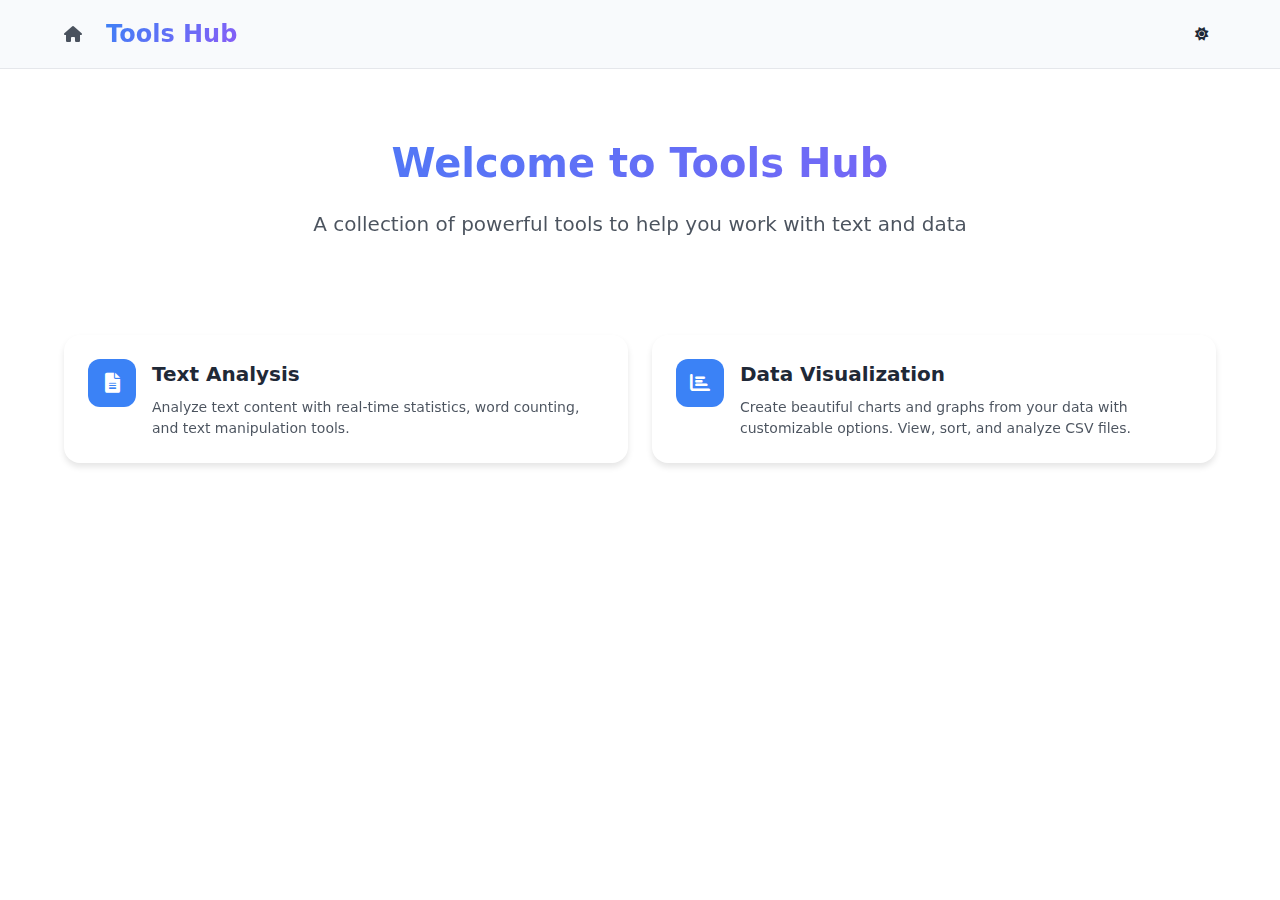
<file: index.html>
<!DOCTYPE html>
<html lang="en">
<head>
    <meta charset="UTF-8">
    <meta name="viewport" content="width=device-width, initial-scale=1.0">
    <title>JSTAR - Tools</title>
    <meta property="og:title" content="Tools Hub">
    <meta property="og:description" content="A collection of powerful tools for text and data analysis.">
    <meta property="og:type" content="website">
    <link rel="stylesheet" href="https://cdnjs.cloudflare.com/ajax/libs/font-awesome/6.0.0/css/all.min.css">
    <link rel="stylesheet" href="index.css">
</head>
<body>
    <header class="header">
        <div class="container">
            <div class="header-content">
                <div class="header-left">
                    <a href="/" class="home-btn">
                        <i class="fas fa-home"></i>
                    </a>
                    <h1 class="app-title">Tools Hub</h1>
                </div>
                <button class="theme-toggle" aria-label="Toggle theme">
                    <i class="fas fa-sun"></i>
                </button>
            </div>
        </div>
    </header>

    <main class="main">
        <div class="container">
            <div class="hero">
                <h2 class="hero-title">Welcome to Tools Hub</h2>
                <p class="hero-subtitle">A collection of powerful tools to help you work with text and data</p>
            </div>

            <div class="tools-grid">
                <a href="/tools/text-analysis" class="tool-card">
                    <div class="tool-icon">
                        <i class="fas fa-file-text"></i>
                    </div>
                    <div class="tool-content">
                        <h3>Text Analysis</h3>
                        <p>Analyze text content with real-time statistics, word counting, and text manipulation tools.</p>
                    </div>
                </a>

                <a href="/tools/dataviz" class="tool-card">
                    <div class="tool-icon">
                        <i class="fas fa-chart-bar"></i>
                    </div>
                    <div class="tool-content">
                        <h3>Data Visualization</h3>
                        <p>Create beautiful charts and graphs from your data with customizable options. View, sort, and analyze CSV files.</p>
                    </div>
                </a>
            </div>
        </div>
    </main>

    <div id="notification" class="notification hidden">
        <i class="fas"></i>
        <span></span>
        <button class="notification-close">
            <i class="fas fa-times"></i>
        </button>
        <div class="notification-progress"></div>
    </div>

    <script src="index.js"></script>
</body>
</html>
</file>
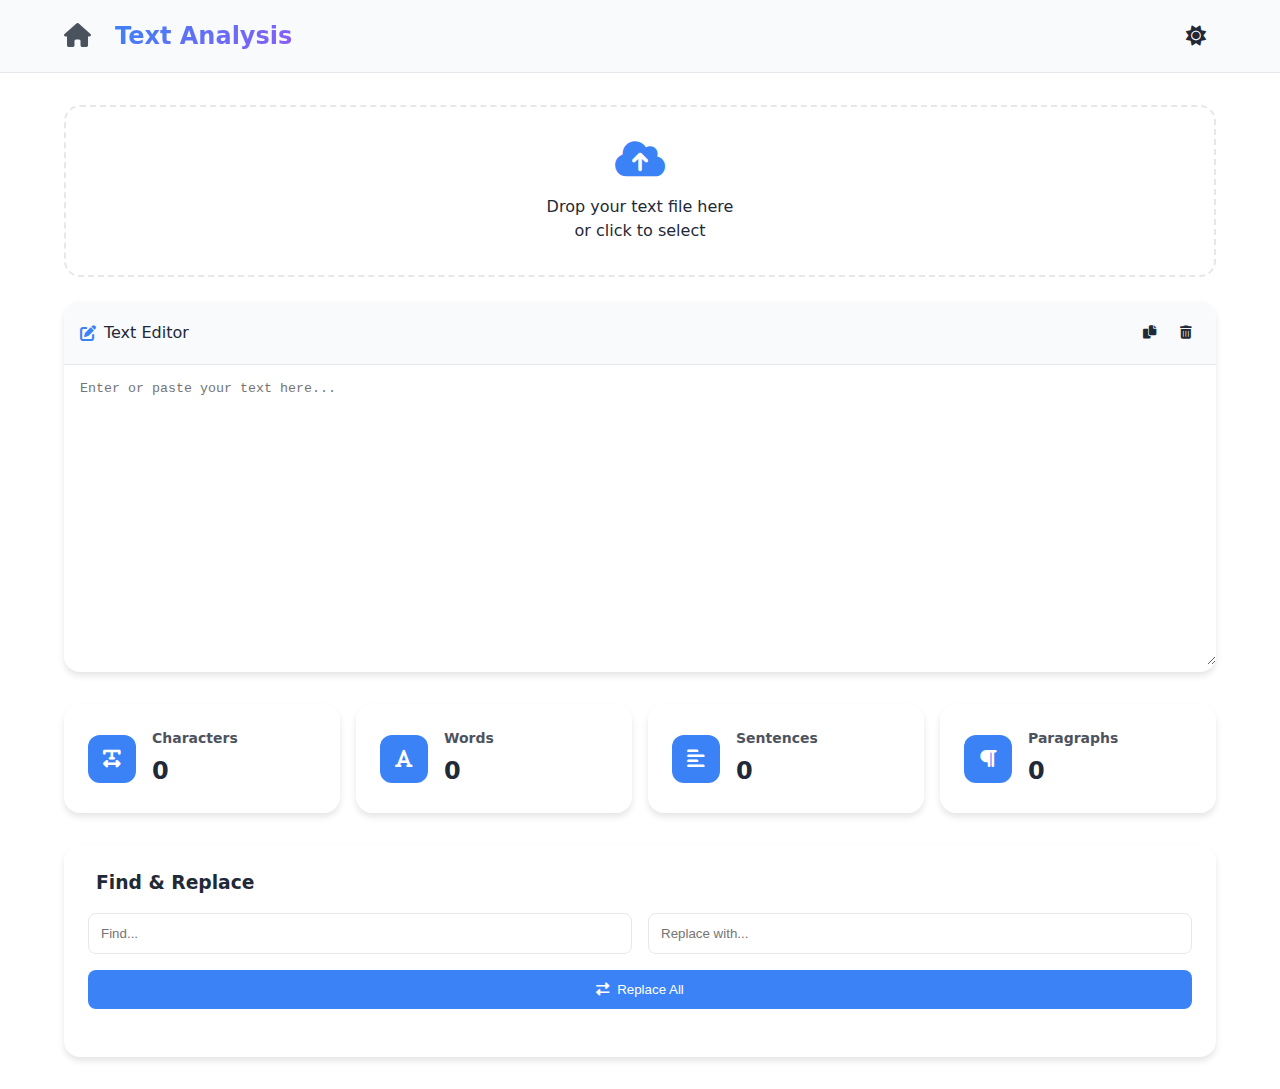
<file: text-analysis.html>
<!DOCTYPE html>
<html lang="en">
<head>
    <meta charset="UTF-8">
    <meta name="viewport" content="width=device-width, initial-scale=1.0">
    <title>Text Analysis Tool</title>
    <meta property="og:title" content="Text Analysis Tool">
    <meta property="og:description" content="Analyze text with real-time statistics and advanced text manipulation features">
    <meta property="og:type" content="website">
    <link rel="stylesheet" href="https://cdnjs.cloudflare.com/ajax/libs/font-awesome/6.0.0/css/all.min.css">
    <link rel="stylesheet" href="text-analysis.css">
</head>
<body>
    <header class="header">
        <div class="container">
            <div class="header-content">
                <div class="header-left">
                    <a href="https://devjstar.github.io/tools" class="home-btn" aria-label="Home">
                        <i class="fas fa-home"></i>
                    </a>
                    <h1 class="app-title">Text Analysis</h1>
                </div>
                <button class="theme-toggle" aria-label="Toggle theme">
                    <i class="fas fa-sun"></i>
                </button>
            </div>
        </div>
    </header>

    <main class="main">
        <div class="container">
            <div class="editor-section">
                <div class="file-upload" id="dropZone">
                    <div class="upload-content">
                        <i class="fas fa-cloud-upload-alt"></i>
                        <p>Drop your text file here<br>or click to select</p>
                        <input type="file" id="fileInput" accept=".txt" hidden>
                    </div>
                </div>

                <div class="editor-container">
                    <div class="editor-header">
                        <div class="editor-title">
                            <i class="fas fa-edit"></i>
                            <span>Text Editor</span>
                        </div>
                        <div class="editor-actions">
                            <button id="copyBtn" class="action-btn" aria-label="Copy text">
                                <i class="fas fa-copy"></i>
                            </button>
                            <button id="clearBtn" class="action-btn" aria-label="Clear text">
                                <i class="fas fa-trash-alt"></i>
                            </button>
                        </div>
                    </div>
                    <textarea id="textInput" placeholder="Enter or paste your text here..."></textarea>
                </div>
            </div>

            <div class="analysis-section">
                <div class="stats-grid">
                    <div class="stat-card" data-stat="characters">
                        <div class="stat-icon">
                            <i class="fas fa-text-width"></i>
                        </div>
                        <div class="stat-content">
                            <h3>Characters</h3>
                            <p class="stat-value">0</p>
                        </div>
                    </div>

                    <div class="stat-card" data-stat="words">
                        <div class="stat-icon">
                            <i class="fas fa-font"></i>
                        </div>
                        <div class="stat-content">
                            <h3>Words</h3>
                            <p class="stat-value">0</p>
                        </div>
                    </div>

                    <div class="stat-card" data-stat="sentences">
                        <div class="stat-icon">
                            <i class="fas fa-align-left"></i>
                        </div>
                        <div class="stat-content">
                            <h3>Sentences</h3>
                            <p class="stat-value">0</p>
                        </div>
                    </div>

                    <div class="stat-card" data-stat="paragraphs">
                        <div class="stat-icon">
                            <i class="fas fa-paragraph"></i>
                        </div>
                        <div class="stat-content">
                            <h3>Paragraphs</h3>
                            <p class="stat-value">0</p>
                        </div>
                    </div>
                </div>

                <div class="tools-section">
                    <div class="find-replace">
                        <div class="tool-header">
                            <i class="fas fa-search-replace"></i>
                            <h3>Find & Replace</h3>
                        </div>
                        <div class="tool-content">
                            <div class="input-group">
                                <input type="text" id="findInput" placeholder="Find...">
                                <input type="text" id="replaceInput" placeholder="Replace with...">
                            </div>
                            <button id="replaceBtn" class="replace-btn">
                                <i class="fas fa-exchange-alt"></i>
                                Replace All
                            </button>
                        </div>
                    </div>
                </div>
            </div>
        </div>
    </main>

    <div id="notification" class="notification hidden">
        <i class="fas"></i>
        <span></span>
        <button class="notification-close">
            <i class="fas fa-times"></i>
        </button>
        <div class="notification-progress"></div>
    </div>

    <script src="text-analysis.js"></script>
</body>
</html>
</file>
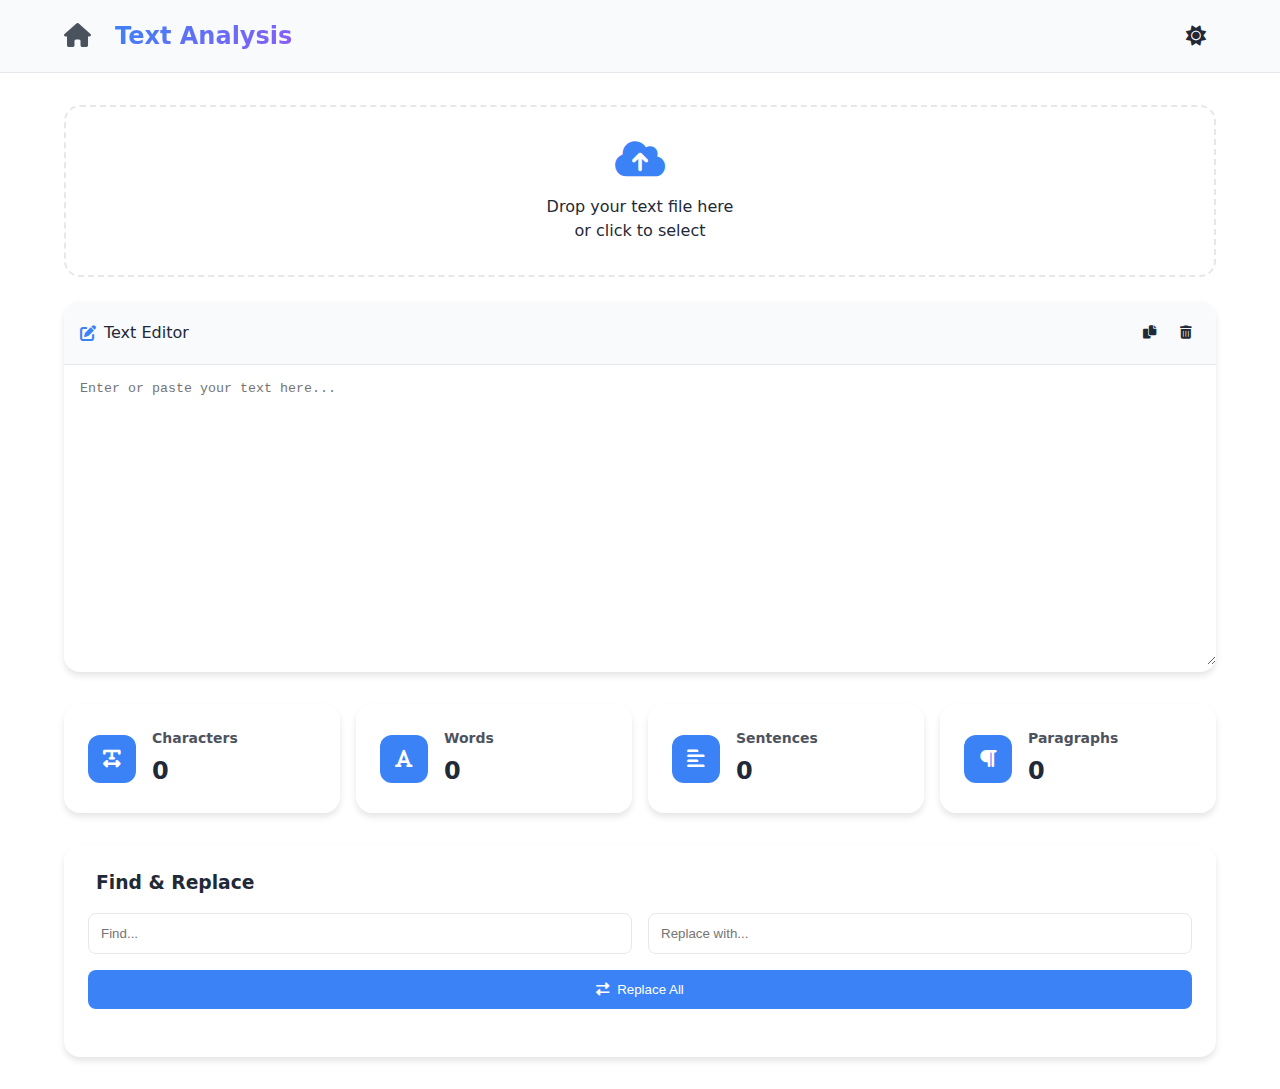
<file: textanalysis.html>
<!DOCTYPE html>
<html lang="en">
<head>
    <meta charset="UTF-8">
    <meta name="viewport" content="width=device-width, initial-scale=1.0">
    <title>Text Analysis Tool</title>
    <meta property="og:title" content="Text Analysis Tool">
    <meta property="og:description" content="Analyze text with real-time statistics and advanced text manipulation features">
    <meta property="og:type" content="website">
    <link rel="stylesheet" href="https://cdnjs.cloudflare.com/ajax/libs/font-awesome/6.0.0/css/all.min.css">
    <link rel="stylesheet" href="textanalysis.css">
</head>
<body>
    <header class="header">
        <div class="container">
            <div class="header-content">
                <div class="header-left">
                    <a href="/" class="home-btn" aria-label="Home">
                        <i class="fas fa-home"></i>
                    </a>
                    <h1 class="app-title">Text Analysis</h1>
                </div>
                <button class="theme-toggle" aria-label="Toggle theme">
                    <i class="fas fa-sun"></i>
                </button>
            </div>
        </div>
    </header>

    <main class="main">
        <div class="container">
            <div class="editor-section">
                <div class="file-upload" id="dropZone">
                    <div class="upload-content">
                        <i class="fas fa-cloud-upload-alt"></i>
                        <p>Drop your text file here<br>or click to select</p>
                        <input type="file" id="fileInput" accept=".txt" hidden>
                    </div>
                </div>

                <div class="editor-container">
                    <div class="editor-header">
                        <div class="editor-title">
                            <i class="fas fa-edit"></i>
                            <span>Text Editor</span>
                        </div>
                        <div class="editor-actions">
                            <button id="copyBtn" class="action-btn" aria-label="Copy text">
                                <i class="fas fa-copy"></i>
                            </button>
                            <button id="clearBtn" class="action-btn" aria-label="Clear text">
                                <i class="fas fa-trash-alt"></i>
                            </button>
                        </div>
                    </div>
                    <textarea id="textInput" placeholder="Enter or paste your text here..."></textarea>
                </div>
            </div>

            <div class="analysis-section">
                <div class="stats-grid">
                    <div class="stat-card" data-stat="characters">
                        <div class="stat-icon">
                            <i class="fas fa-text-width"></i>
                        </div>
                        <div class="stat-content">
                            <h3>Characters</h3>
                            <p class="stat-value">0</p>
                        </div>
                    </div>

                    <div class="stat-card" data-stat="words">
                        <div class="stat-icon">
                            <i class="fas fa-font"></i>
                        </div>
                        <div class="stat-content">
                            <h3>Words</h3>
                            <p class="stat-value">0</p>
                        </div>
                    </div>

                    <div class="stat-card" data-stat="sentences">
                        <div class="stat-icon">
                            <i class="fas fa-align-left"></i>
                        </div>
                        <div class="stat-content">
                            <h3>Sentences</h3>
                            <p class="stat-value">0</p>
                        </div>
                    </div>

                    <div class="stat-card" data-stat="paragraphs">
                        <div class="stat-icon">
                            <i class="fas fa-paragraph"></i>
                        </div>
                        <div class="stat-content">
                            <h3>Paragraphs</h3>
                            <p class="stat-value">0</p>
                        </div>
                    </div>
                </div>

                <div class="tools-section">
                    <div class="find-replace">
                        <div class="tool-header">
                            <i class="fas fa-search-replace"></i>
                            <h3>Find & Replace</h3>
                        </div>
                        <div class="tool-content">
                            <div class="input-group">
                                <input type="text" id="findInput" placeholder="Find...">
                                <input type="text" id="replaceInput" placeholder="Replace with...">
                            </div>
                            <button id="replaceBtn" class="replace-btn">
                                <i class="fas fa-exchange-alt"></i>
                                Replace All
                            </button>
                        </div>
                    </div>
                </div>
            </div>
        </div>
    </main>

    <div id="notification" class="notification hidden">
        <i class="fas"></i>
        <span></span>
        <button class="notification-close">
            <i class="fas fa-times"></i>
        </button>
        <div class="notification-progress"></div>
    </div>

    <script src="textanalysis.js"></script>
</body>
</html>
</file>
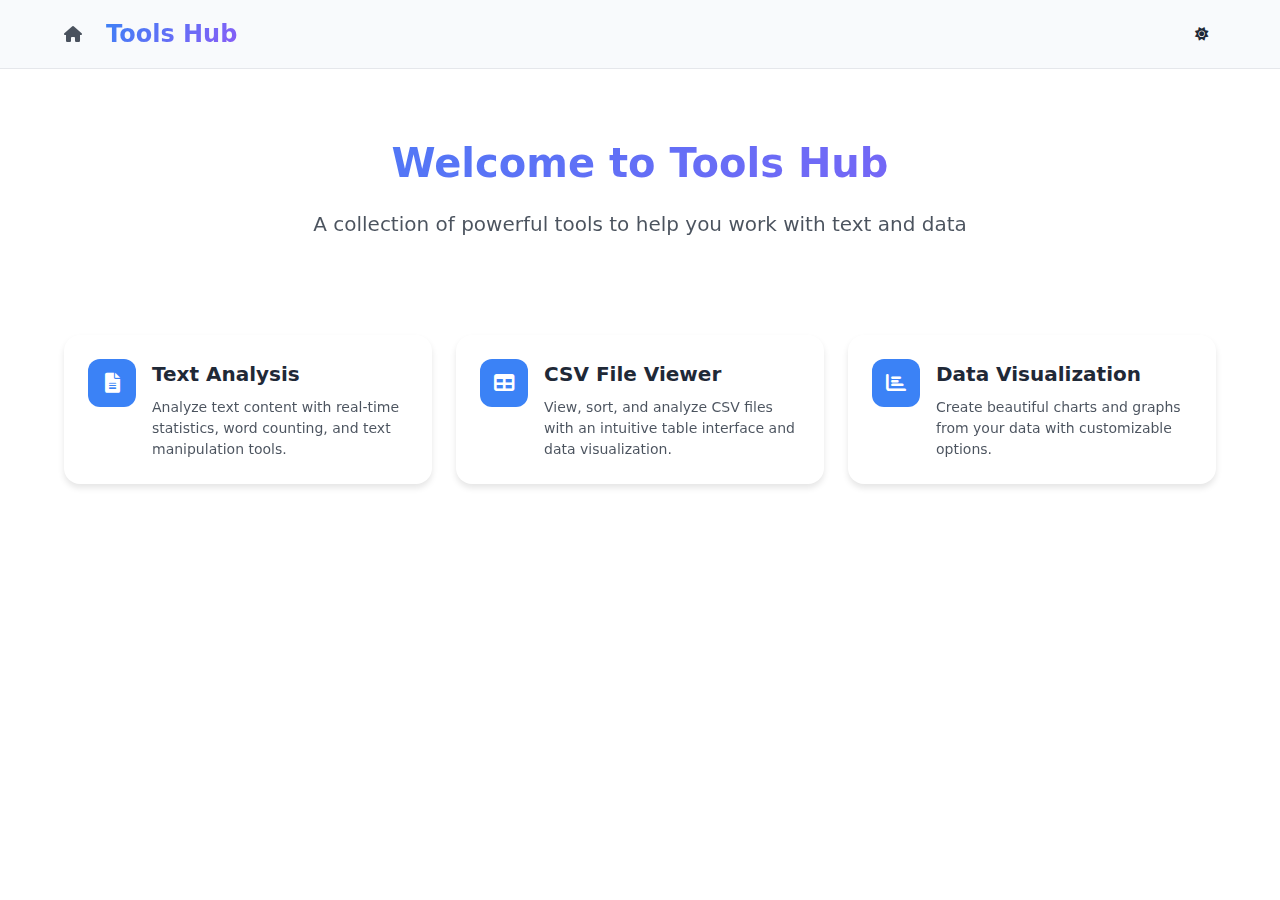
<file: tools.html>
<!DOCTYPE html>
<html lang="en">
<head>
    <meta charset="UTF-8">
    <meta name="viewport" content="width=device-width, initial-scale=1.0">
    <title>Tools Hub - Text and Data Analysis Tools</title>
    <meta property="og:title" content="Tools Hub - Text and Data Analysis Tools">
    <meta property="og:description" content="A collection of powerful tools for text and data analysis.">
    <meta property="og:type" content="website">
    <link rel="stylesheet" href="https://cdnjs.cloudflare.com/ajax/libs/font-awesome/6.0.0/css/all.min.css">
    <link rel="stylesheet" href="tools.css">
</head>
<body>
    <header class="header">
        <div class="container">
            <div class="header-content">
                <div class="header-left">
                    <a href="/" class="home-btn">
                        <i class="fas fa-home"></i>
                    </a>
                    <h1 class="app-title">Tools Hub</h1>
                </div>
                <button class="theme-toggle" aria-label="Toggle theme">
                    <i class="fas fa-sun"></i>
                </button>
            </div>
        </div>
    </header>

    <main class="main">
        <div class="container">
            <div class="hero">
                <h2 class="hero-title">Welcome to Tools Hub</h2>
                <p class="hero-subtitle">A collection of powerful tools to help you work with text and data</p>
            </div>

            <div class="tools-grid">
                <a href="/textanalysis.html" class="tool-card">
                    <div class="tool-icon">
                        <i class="fas fa-file-text"></i>
                    </div>
                    <div class="tool-content">
                        <h3>Text Analysis</h3>
                        <p>Analyze text content with real-time statistics, word counting, and text manipulation tools.</p>
                    </div>
                </a>

                <a href="/table.html" class="tool-card">
                    <div class="tool-icon">
                        <i class="fas fa-table"></i>
                    </div>
                    <div class="tool-content">
                        <h3>CSV File Viewer</h3>
                        <p>View, sort, and analyze CSV files with an intuitive table interface and data visualization.</p>
                    </div>
                </a>

                <a href="/dataviz.html" class="tool-card">
                    <div class="tool-icon">
                        <i class="fas fa-chart-bar"></i>
                    </div>
                    <div class="tool-content">
                        <h3>Data Visualization</h3>
                        <p>Create beautiful charts and graphs from your data with customizable options.</p>
                    </div>
                </a>
            </div>
        </div>
    </main>

    <div id="notification" class="notification hidden">
        <i class="fas"></i>
        <span></span>
        <button class="notification-close">
            <i class="fas fa-times"></i>
        </button>
        <div class="notification-progress"></div>
    </div>

    <script src="tools.js"></script>
</body>
</html>
</file>
<file: index.css>
:root {
    --primary-color: #3b82f6;
    --primary-hover: #2563eb;
    --bg-color: #ffffff;
    --text-color: #1f2937;
    --border-color: #e5e7eb;
    --header-bg: #f8fafc;
    --hover-bg: #f1f5f9;
    --shadow-color: rgba(0, 0, 0, 0.1);
    --notification-success: #059669;
    --notification-error: #dc2626;
    --notification-info: #0284c7;
}

.dark-theme {
    --bg-color: #0f172a;
    --text-color: #f1f5f9;
    --border-color: #1e293b;
    --header-bg: #1e293b;
    --hover-bg: #334155;
    --shadow-color: rgba(0, 0, 0, 0.5);
}

* {
    margin: 0;
    padding: 0;
    box-sizing: border-box;
}

body {
    font-family: system-ui, -apple-system, BlinkMacSystemFont, 'Segoe UI', Roboto, sans-serif;
    background-color: var(--bg-color);
    color: var(--text-color);
    line-height: 1.5;
    transition: background-color 0.3s, color 0.3s;
}

.container {
    max-width: 1200px;
    margin: 0 auto;
    padding: 0 1.5rem;
}

.header {
    background-color: var(--header-bg);
    border-bottom: 1px solid var(--border-color);
    position: sticky;
    top: 0;
    z-index: 10;
    backdrop-filter: blur(8px);
}

.header-content {
    display: flex;
    justify-content: space-between;
    align-items: center;
    padding: 1rem 0;
}

.header-left {
    display: flex;
    align-items: center;
    gap: 1.5rem;
}

.home-btn {
    display: flex;
    align-items: center;
    gap: 0.5rem;
    color: var(--text-color);
    text-decoration: none;
    opacity: 0.8;
    transition: opacity 0.3s;
}

.home-btn:hover {
    opacity: 1;
}

.app-title {
    font-size: 1.5rem;
    font-weight: 600;
    background: linear-gradient(135deg, var(--primary-color), #8b5cf6);
    -webkit-background-clip: text;
    -webkit-text-fill-color: transparent;
    animation: titleGlow 2s ease-in-out infinite alternate;
}

@keyframes titleGlow {
    from { filter: drop-shadow(0 0 2px rgba(59, 130, 246, 0)); }
    to { filter: drop-shadow(0 0 2px rgba(59, 130, 246, 0.5)); }
}

.theme-toggle {
    background: none;
    border: none;
    color: var(--text-color);
    cursor: pointer;
    padding: 0.5rem;
    border-radius: 50%;
    transition: all 0.3s;
}

.theme-toggle:hover {
    background-color: var(--hover-bg);
    transform: scale(1.1) rotate(15deg);
}

.hero {
    text-align: center;
    padding: 4rem 0;
    animation: fadeIn 0.5s ease-out;
}

.hero-title {
    font-size: 2.5rem;
    font-weight: 700;
    margin-bottom: 1rem;
    background: linear-gradient(135deg, var(--primary-color), #8b5cf6);
    -webkit-background-clip: text;
    -webkit-text-fill-color: transparent;
}

.hero-subtitle {
    font-size: 1.25rem;
    color: var(--text-color);
    opacity: 0.8;
}

.tools-grid {
    display: grid;
    grid-template-columns: repeat(auto-fit, minmax(300px, 1fr));
    gap: 1.5rem;
    padding: 2rem 0;
}

.tool-card {
    background-color: var(--bg-color);
    border-radius: 1rem;
    padding: 1.5rem;
    box-shadow: 0 4px 6px var(--shadow-color);
    transition: all 0.3s;
    text-decoration: none;
    color: var(--text-color);
    display: flex;
    gap: 1rem;
    animation: slideIn 0.5s ease-out;
}

.tool-card:hover {
    transform: translateY(-4px) scale(1.02);
    box-shadow: 0 8px 12px var(--shadow-color);
}

.tool-icon {
    background-color: var(--primary-color);
    color: white;
    width: 3rem;
    height: 3rem;
    border-radius: 0.75rem;
    display: flex;
    align-items: center;
    justify-content: center;
    font-size: 1.25rem;
    flex-shrink: 0;
}

.tool-content h3 {
    font-size: 1.25rem;
    margin-bottom: 0.5rem;
}

.tool-content p {
    font-size: 0.875rem;
    opacity: 0.8;
}

.notification {
    position: fixed;
    bottom: 1rem;
    right: 1rem;
    background-color: var(--bg-color);
    border-radius: 0.75rem;
    padding: 1rem;
    box-shadow: 0 4px 6px var(--shadow-color);
    display: flex;
    align-items: center;
    gap: 0.75rem;
    max-width: 400px;
    animation: slideIn 0.3s ease-out;
}

.notification.hidden {
    display: none;
}

.notification-close {
    background: none;
    border: none;
    color: var(--text-color);
    cursor: pointer;
    opacity: 0.5;
    transition: opacity 0.2s;
}

.notification-close:hover {
    opacity: 1;
}

.notification-progress {
    position: absolute;
    bottom: 0;
    left: 0;
    height: 3px;
    background-color: var(--primary-color);
    border-radius: 0 0 0.75rem 0.75rem;
    animation: progress 5s linear;
}

@keyframes fadeIn {
    from { opacity: 0; transform: translateY(20px); }
    to { opacity: 1; transform: translateY(0); }
}

@keyframes slideIn {
    from { opacity: 0; transform: translateX(20px); }
    to { opacity: 1; transform: translateX(0); }
}

@keyframes progress {
    from { width: 100%; }
    to { width: 0%; }
}

@media (max-width: 768px) {
    .hero-title {
        font-size: 2rem;
    }
    
    .hero-subtitle {
        font-size: 1rem;
    }
    
    .tools-grid {
        grid-template-columns: 1fr;
    }
}
</file>
<file: text-analysis.css>
:root {
    --primary-color: #3b82f6;
    --primary-hover: #2563eb;
    --bg-color: #ffffff;
    --text-color: #1f2937;
    --border-color: #e5e7eb;
    --header-bg: #f8fafc;
    --hover-bg: #f1f5f9;
    --shadow-color: rgba(0, 0, 0, 0.1);
    --notification-success: #059669;
    --notification-error: #dc2626;
    --notification-info: #0284c7;
}

.dark-theme {
    --bg-color: #0f172a;
    --text-color: #f1f5f9;
    --border-color: #1e293b;
    --header-bg: #1e293b;
    --hover-bg: #334155;
    --shadow-color: rgba(0, 0, 0, 0.5);
}

* {
    margin: 0;
    padding: 0;
    box-sizing: border-box;
}

body {
    font-family: system-ui, -apple-system, BlinkMacSystemFont, 'Segoe UI', Roboto, sans-serif;
    background-color: var(--bg-color);
    color: var(--text-color);
    line-height: 1.5;
    transition: background-color 0.3s, color 0.3s;
}

.container {
    max-width: 1200px;
    margin: 0 auto;
    padding: 0 1.5rem;
}

.header {
    background-color: var(--header-bg);
    border-bottom: 1px solid var(--border-color);
    position: sticky;
    top: 0;
    z-index: 10;
    backdrop-filter: blur(8px);
}

.header-content {
    display: flex;
    justify-content: space-between;
    align-items: center;
    padding: 1rem 0;
}

.header-left {
    display: flex;
    align-items: center;
    gap: 1.5rem;
}

.home-btn {
    font-size: 1.5rem;
    color: var(--text-color);
    opacity: 0.8;
    transition: all 0.3s ease;
    text-decoration: none;
}

.home-btn:hover {
    opacity: 1;
    transform: scale(1.1) rotate(-10deg);
}

.app-title {
    font-size: 1.5rem;
    font-weight: 600;
    background: linear-gradient(135deg, var(--primary-color), #8b5cf6);
    -webkit-background-clip: text;
    -webkit-text-fill-color: transparent;
    animation: titleGlow 2s ease-in-out infinite alternate;
}

.theme-toggle {
    background: none;
    border: none;
    color: var(--text-color);
    cursor: pointer;
    width: 40px;
    height: 40px;
    border-radius: 50%;
    display: flex;
    align-items: center;
    justify-content: center;
    font-size: 1.25rem;
    transition: all 0.3s;
}

.theme-toggle:hover {
    background-color: var(--hover-bg);
    transform: scale(1.1) rotate(15deg);
}

.main {
    padding: 2rem 0;
}

.editor-section {
    margin-bottom: 2rem;
}

.file-upload {
    border: 2px dashed var(--border-color);
    border-radius: 1rem;
    padding: 2rem;
    text-align: center;
    margin-bottom: 1.5rem;
    transition: all 0.3s;
    cursor: pointer;
}

.file-upload:hover {
    border-color: var(--primary-color);
    background-color: var(--hover-bg);
}

.file-upload.drag-over {
    border-color: var(--primary-color);
    background-color: var(--hover-bg);
    transform: scale(1.02);
}

.upload-content {
    display: flex;
    flex-direction: column;
    align-items: center;
    gap: 1rem;
}

.upload-content i {
    font-size: 2.5rem;
    color: var(--primary-color);
}

.editor-container {
    background-color: var(--bg-color);
    border-radius: 1rem;
    box-shadow: 0 4px 6px var(--shadow-color);
    overflow: hidden;
}

.editor-header {
    display: flex;
    justify-content: space-between;
    align-items: center;
    padding: 1rem;
    background-color: var(--header-bg);
    border-bottom: 1px solid var(--border-color);
}

.editor-title {
    display: flex;
    align-items: center;
    gap: 0.5rem;
}

.editor-title i {
    color: var(--primary-color);
}

.editor-actions {
    display: flex;
    gap: 0.5rem;
}

.action-btn {
    background: none;
    border: none;
    color: var(--text-color);
    cursor: pointer;
    padding: 0.5rem;
    border-radius: 0.5rem;
    transition: all 0.2s;
}

.action-btn:hover {
    background-color: var(--hover-bg);
    transform: scale(1.1);
}

#textInput {
    width: 100%;
    min-height: 300px;
    padding: 1rem;
    border: none;
    resize: vertical;
    background-color: var(--bg-color);
    color: var(--text-color);
}

#textInput:focus {
    outline: none;
}

.stats-grid {
    display: grid;
    grid-template-columns: repeat(auto-fit, minmax(200px, 1fr));
    gap: 1rem;
    margin-bottom: 2rem;
}

.stat-card {
    background-color: var(--bg-color);
    border-radius: 1rem;
    padding: 1.5rem;
    box-shadow: 0 4px 6px var(--shadow-color);
    display: flex;
    align-items: center;
    gap: 1rem;
    transition: all 0.3s;
}

.stat-card:hover {
    transform: translateY(-4px);
    box-shadow: 0 8px 12px var(--shadow-color);
}

.stat-icon {
    background-color: var(--primary-color);
    color: white;
    width: 3rem;
    height: 3rem;
    border-radius: 0.75rem;
    display: flex;
    align-items: center;
    justify-content: center;
    font-size: 1.25rem;
}

.stat-content h3 {
    font-size: 0.875rem;
    color: var(--text-color);
    opacity: 0.8;
    margin-bottom: 0.25rem;
}

.stat-value {
    font-size: 1.5rem;
    font-weight: 600;
}

.tools-section {
    background-color: var(--bg-color);
    border-radius: 1rem;
    padding: 1.5rem;
    box-shadow: 0 4px 6px var(--shadow-color);
}

.find-replace {
    margin-bottom: 1.5rem;
}

.tool-header {
    display: flex;
    align-items: center;
    gap: 0.5rem;
    margin-bottom: 1rem;
}

.tool-header i {
    color: var(--primary-color);
}

.input-group {
    display: grid;
    grid-template-columns: 1fr 1fr;
    gap: 1rem;
    margin-bottom: 1rem;
}

.input-group input {
    padding: 0.75rem;
    border: 1px solid var(--border-color);
    border-radius: 0.5rem;
    background-color: var(--bg-color);
    color: var(--text-color);
}

.input-group input:focus {
    outline: none;
    border-color: var(--primary-color);
}

.replace-btn {
    width: 100%;
    padding: 0.75rem;
    background-color: var(--primary-color);
    color: white;
    border: none;
    border-radius: 0.5rem;
    cursor: pointer;
    display: flex;
    align-items: center;
    justify-content: center;
    gap: 0.5rem;
    transition: all 0.2s;
}

.replace-btn:hover {
    background-color: var(--primary-hover);
    transform: translateY(-2px);
}

.notification {
    position: fixed;
    bottom: 1rem;
    right: 1rem;
    background-color: var(--bg-color);
    border-radius: 0.75rem;
    padding: 1rem;
    box-shadow: 0 4px 6px var(--shadow-color);
    display: flex;
    align-items: center;
    gap: 0.75rem;
    max-width: 400px;
    transform-origin: bottom right;
    animation: notificationIn 0.3s ease-out;
}

.notification.hidden {
    display: none;
}

.notification-close {
    background: none;
    border: none;
    color: var(--text-color);
    cursor: pointer;
    opacity: 0.5;
    transition: opacity 0.2s;
    padding: 0.25rem;
}

.notification-close:hover {
    opacity: 1;
}

.notification-progress {
    position: absolute;
    bottom: 0;
    left: 0;
    height: 3px;
    background-color: currentColor;
    border-radius: 0 0 0.75rem 0.75rem;
    animation: progress 5s linear;
}

.notification.success {
    color: var(--notification-success);
}

.notification.error {
    color: var(--notification-error);
}

.notification.info {
    color: var(--notification-info);
}

@keyframes titleGlow {
    from { filter: drop-shadow(0 0 2px rgba(59, 130, 246, 0)); }
    to { filter: drop-shadow(0 0 2px rgba(59, 130, 246, 0.5)); }
}

@keyframes notificationIn {
    from {
        opacity: 0;
        transform: translateX(100%) scale(0.5);
    }
    to {
        opacity: 1;
        transform: translateX(0) scale(1);
    }
}

@keyframes progress {
    from { width: 100%; }
    to { width: 0%; }
}

@media (max-width: 768px) {
    .input-group {
        grid-template-columns: 1fr;
    }
    
    .stats-grid {
        grid-template-columns: 1fr 1fr;
    }
}
</file>
<file: textanalysis.css>
:root {
    --primary-color: #3b82f6;
    --primary-hover: #2563eb;
    --bg-color: #ffffff;
    --text-color: #1f2937;
    --border-color: #e5e7eb;
    --header-bg: #f8fafc;
    --hover-bg: #f1f5f9;
    --shadow-color: rgba(0, 0, 0, 0.1);
    --notification-success: #059669;
    --notification-error: #dc2626;
    --notification-info: #0284c7;
}

.dark-theme {
    --bg-color: #0f172a;
    --text-color: #f1f5f9;
    --border-color: #1e293b;
    --header-bg: #1e293b;
    --hover-bg: #334155;
    --shadow-color: rgba(0, 0, 0, 0.5);
}

* {
    margin: 0;
    padding: 0;
    box-sizing: border-box;
}

body {
    font-family: system-ui, -apple-system, BlinkMacSystemFont, 'Segoe UI', Roboto, sans-serif;
    background-color: var(--bg-color);
    color: var(--text-color);
    line-height: 1.5;
    transition: background-color 0.3s, color 0.3s;
}

.container {
    max-width: 1200px;
    margin: 0 auto;
    padding: 0 1.5rem;
}

.header {
    background-color: var(--header-bg);
    border-bottom: 1px solid var(--border-color);
    position: sticky;
    top: 0;
    z-index: 10;
    backdrop-filter: blur(8px);
}

.header-content {
    display: flex;
    justify-content: space-between;
    align-items: center;
    padding: 1rem 0;
}

.header-left {
    display: flex;
    align-items: center;
    gap: 1.5rem;
}

.home-btn {
    font-size: 1.5rem;
    color: var(--text-color);
    opacity: 0.8;
    transition: all 0.3s ease;
    text-decoration: none;
}

.home-btn:hover {
    opacity: 1;
    transform: scale(1.1) rotate(-10deg);
}

.app-title {
    font-size: 1.5rem;
    font-weight: 600;
    background: linear-gradient(135deg, var(--primary-color), #8b5cf6);
    -webkit-background-clip: text;
    -webkit-text-fill-color: transparent;
    animation: titleGlow 2s ease-in-out infinite alternate;
}

.theme-toggle {
    background: none;
    border: none;
    color: var(--text-color);
    cursor: pointer;
    width: 40px;
    height: 40px;
    border-radius: 50%;
    display: flex;
    align-items: center;
    justify-content: center;
    font-size: 1.25rem;
    transition: all 0.3s;
}

.theme-toggle:hover {
    background-color: var(--hover-bg);
    transform: scale(1.1) rotate(15deg);
}

.main {
    padding: 2rem 0;
}

.editor-section {
    margin-bottom: 2rem;
}

.file-upload {
    border: 2px dashed var(--border-color);
    border-radius: 1rem;
    padding: 2rem;
    text-align: center;
    margin-bottom: 1.5rem;
    transition: all 0.3s;
    cursor: pointer;
}

.file-upload:hover {
    border-color: var(--primary-color);
    background-color: var(--hover-bg);
}

.file-upload.drag-over {
    border-color: var(--primary-color);
    background-color: var(--hover-bg);
    transform: scale(1.02);
}

.upload-content {
    display: flex;
    flex-direction: column;
    align-items: center;
    gap: 1rem;
}

.upload-content i {
    font-size: 2.5rem;
    color: var(--primary-color);
}

.editor-container {
    background-color: var(--bg-color);
    border-radius: 1rem;
    box-shadow: 0 4px 6px var(--shadow-color);
    overflow: hidden;
}

.editor-header {
    display: flex;
    justify-content: space-between;
    align-items: center;
    padding: 1rem;
    background-color: var(--header-bg);
    border-bottom: 1px solid var(--border-color);
}

.editor-title {
    display: flex;
    align-items: center;
    gap: 0.5rem;
}

.editor-title i {
    color: var(--primary-color);
}

.editor-actions {
    display: flex;
    gap: 0.5rem;
}

.action-btn {
    background: none;
    border: none;
    color: var(--text-color);
    cursor: pointer;
    padding: 0.5rem;
    border-radius: 0.5rem;
    transition: all 0.2s;
}

.action-btn:hover {
    background-color: var(--hover-bg);
    transform: scale(1.1);
}

#textInput {
    width: 100%;
    min-height: 300px;
    padding: 1rem;
    border: none;
    resize: vertical;
    background-color: var(--bg-color);
    color: var(--text-color);
}

#textInput:focus {
    outline: none;
}

.stats-grid {
    display: grid;
    grid-template-columns: repeat(auto-fit, minmax(200px, 1fr));
    gap: 1rem;
    margin-bottom: 2rem;
}

.stat-card {
    background-color: var(--bg-color);
    border-radius: 1rem;
    padding: 1.5rem;
    box-shadow: 0 4px 6px var(--shadow-color);
    display: flex;
    align-items: center;
    gap: 1rem;
    transition: all 0.3s;
}

.stat-card:hover {
    transform: translateY(-4px);
    box-shadow: 0 8px 12px var(--shadow-color);
}

.stat-icon {
    background-color: var(--primary-color);
    color: white;
    width: 3rem;
    height: 3rem;
    border-radius: 0.75rem;
    display: flex;
    align-items: center;
    justify-content: center;
    font-size: 1.25rem;
}

.stat-content h3 {
    font-size: 0.875rem;
    color: var(--text-color);
    opacity: 0.8;
    margin-bottom: 0.25rem;
}

.stat-value {
    font-size: 1.5rem;
    font-weight: 600;
}

.tools-section {
    background-color: var(--bg-color);
    border-radius: 1rem;
    padding: 1.5rem;
    box-shadow: 0 4px 6px var(--shadow-color);
}

.find-replace {
    margin-bottom: 1.5rem;
}

.tool-header {
    display: flex;
    align-items: center;
    gap: 0.5rem;
    margin-bottom: 1rem;
}

.tool-header i {
    color: var(--primary-color);
}

.input-group {
    display: grid;
    grid-template-columns: 1fr 1fr;
    gap: 1rem;
    margin-bottom: 1rem;
}

.input-group input {
    padding: 0.75rem;
    border: 1px solid var(--border-color);
    border-radius: 0.5rem;
    background-color: var(--bg-color);
    color: var(--text-color);
}

.input-group input:focus {
    outline: none;
    border-color: var(--primary-color);
}

.replace-btn {
    width: 100%;
    padding: 0.75rem;
    background-color: var(--primary-color);
    color: white;
    border: none;
    border-radius: 0.5rem;
    cursor: pointer;
    display: flex;
    align-items: center;
    justify-content: center;
    gap: 0.5rem;
    transition: all 0.2s;
}

.replace-btn:hover {
    background-color: var(--primary-hover);
    transform: translateY(-2px);
}

.notification {
    position: fixed;
    bottom: 1rem;
    right: 1rem;
    background-color: var(--bg-color);
    border-radius: 0.75rem;
    padding: 1rem;
    box-shadow: 0 4px 6px var(--shadow-color);
    display: flex;
    align-items: center;
    gap: 0.75rem;
    max-width: 400px;
    transform-origin: bottom right;
    animation: notificationIn 0.3s ease-out;
}

.notification.hidden {
    display: none;
}

.notification-close {
    background: none;
    border: none;
    color: var(--text-color);
    cursor: pointer;
    opacity: 0.5;
    transition: opacity 0.2s;
    padding: 0.25rem;
}

.notification-close:hover {
    opacity: 1;
}

.notification-progress {
    position: absolute;
    bottom: 0;
    left: 0;
    height: 3px;
    background-color: currentColor;
    border-radius: 0 0 0.75rem 0.75rem;
    animation: progress 5s linear;
}

.notification.success {
    color: var(--notification-success);
}

.notification.error {
    color: var(--notification-error);
}

.notification.info {
    color: var(--notification-info);
}

@keyframes titleGlow {
    from { filter: drop-shadow(0 0 2px rgba(59, 130, 246, 0)); }
    to { filter: drop-shadow(0 0 2px rgba(59, 130, 246, 0.5)); }
}

@keyframes notificationIn {
    from {
        opacity: 0;
        transform: translateX(100%) scale(0.5);
    }
    to {
        opacity: 1;
        transform: translateX(0) scale(1);
    }
}

@keyframes progress {
    from { width: 100%; }
    to { width: 0%; }
}

@media (max-width: 768px) {
    .input-group {
        grid-template-columns: 1fr;
    }
    
    .stats-grid {
        grid-template-columns: 1fr 1fr;
    }
}
</file>
<file: tools.css>
:root {
    --primary-color: #3b82f6;
    --primary-hover: #2563eb;
    --bg-color: #ffffff;
    --text-color: #1f2937;
    --border-color: #e5e7eb;
    --header-bg: #f8fafc;
    --hover-bg: #f1f5f9;
    --shadow-color: rgba(0, 0, 0, 0.1);
    --notification-success: #059669;
    --notification-error: #dc2626;
    --notification-info: #0284c7;
}

.dark-theme {
    --bg-color: #0f172a;
    --text-color: #f1f5f9;
    --border-color: #1e293b;
    --header-bg: #1e293b;
    --hover-bg: #334155;
    --shadow-color: rgba(0, 0, 0, 0.5);
}

* {
    margin: 0;
    padding: 0;
    box-sizing: border-box;
}

body {
    font-family: system-ui, -apple-system, BlinkMacSystemFont, 'Segoe UI', Roboto, sans-serif;
    background-color: var(--bg-color);
    color: var(--text-color);
    line-height: 1.5;
    transition: background-color 0.3s, color 0.3s;
}

.container {
    max-width: 1200px;
    margin: 0 auto;
    padding: 0 1.5rem;
}

.header {
    background-color: var(--header-bg);
    border-bottom: 1px solid var(--border-color);
    position: sticky;
    top: 0;
    z-index: 10;
    backdrop-filter: blur(8px);
}

.header-content {
    display: flex;
    justify-content: space-between;
    align-items: center;
    padding: 1rem 0;
}

.header-left {
    display: flex;
    align-items: center;
    gap: 1.5rem;
}

.home-btn {
    display: flex;
    align-items: center;
    gap: 0.5rem;
    color: var(--text-color);
    text-decoration: none;
    opacity: 0.8;
    transition: opacity 0.3s;
}

.home-btn:hover {
    opacity: 1;
}

.app-title {
    font-size: 1.5rem;
    font-weight: 600;
    background: linear-gradient(135deg, var(--primary-color), #8b5cf6);
    -webkit-background-clip: text;
    -webkit-text-fill-color: transparent;
    animation: titleGlow 2s ease-in-out infinite alternate;
}

@keyframes titleGlow {
    from { filter: drop-shadow(0 0 2px rgba(59, 130, 246, 0)); }
    to { filter: drop-shadow(0 0 2px rgba(59, 130, 246, 0.5)); }
}

.theme-toggle {
    background: none;
    border: none;
    color: var(--text-color);
    cursor: pointer;
    padding: 0.5rem;
    border-radius: 50%;
    transition: all 0.3s;
}

.theme-toggle:hover {
    background-color: var(--hover-bg);
    transform: scale(1.1) rotate(15deg);
}

.hero {
    text-align: center;
    padding: 4rem 0;
    animation: fadeIn 0.5s ease-out;
}

.hero-title {
    font-size: 2.5rem;
    font-weight: 700;
    margin-bottom: 1rem;
    background: linear-gradient(135deg, var(--primary-color), #8b5cf6);
    -webkit-background-clip: text;
    -webkit-text-fill-color: transparent;
}

.hero-subtitle {
    font-size: 1.25rem;
    color: var(--text-color);
    opacity: 0.8;
}

.tools-grid {
    display: grid;
    grid-template-columns: repeat(auto-fit, minmax(300px, 1fr));
    gap: 1.5rem;
    padding: 2rem 0;
}

.tool-card {
    background-color: var(--bg-color);
    border-radius: 1rem;
    padding: 1.5rem;
    box-shadow: 0 4px 6px var(--shadow-color);
    transition: all 0.3s;
    text-decoration: none;
    color: var(--text-color);
    display: flex;
    gap: 1rem;
    animation: slideIn 0.5s ease-out;
}

.tool-card:hover {
    transform: translateY(-4px) scale(1.02);
    box-shadow: 0 8px 12px var(--shadow-color);
}

.tool-icon {
    background-color: var(--primary-color);
    color: white;
    width: 3rem;
    height: 3rem;
    border-radius: 0.75rem;
    display: flex;
    align-items: center;
    justify-content: center;
    font-size: 1.25rem;
    flex-shrink: 0;
}

.tool-content h3 {
    font-size: 1.25rem;
    margin-bottom: 0.5rem;
}

.tool-content p {
    font-size: 0.875rem;
    opacity: 0.8;
}

.notification {
    position: fixed;
    bottom: 1rem;
    right: 1rem;
    background-color: var(--bg-color);
    border-radius: 0.75rem;
    padding: 1rem;
    box-shadow: 0 4px 6px var(--shadow-color);
    display: flex;
    align-items: center;
    gap: 0.75rem;
    max-width: 400px;
    animation: slideIn 0.3s ease-out;
}

.notification.hidden {
    display: none;
}

.notification-close {
    background: none;
    border: none;
    color: var(--text-color);
    cursor: pointer;
    opacity: 0.5;
    transition: opacity 0.2s;
}

.notification-close:hover {
    opacity: 1;
}

.notification-progress {
    position: absolute;
    bottom: 0;
    left: 0;
    height: 3px;
    background-color: var(--primary-color);
    border-radius: 0 0 0.75rem 0.75rem;
    animation: progress 5s linear;
}

@keyframes fadeIn {
    from { opacity: 0; transform: translateY(20px); }
    to { opacity: 1; transform: translateY(0); }
}

@keyframes slideIn {
    from { opacity: 0; transform: translateX(20px); }
    to { opacity: 1; transform: translateX(0); }
}

@keyframes progress {
    from { width: 100%; }
    to { width: 0%; }
}

@media (max-width: 768px) {
    .hero-title {
        font-size: 2rem;
    }
    
    .hero-subtitle {
        font-size: 1rem;
    }
    
    .tools-grid {
        grid-template-columns: 1fr;
    }
}
</file>
